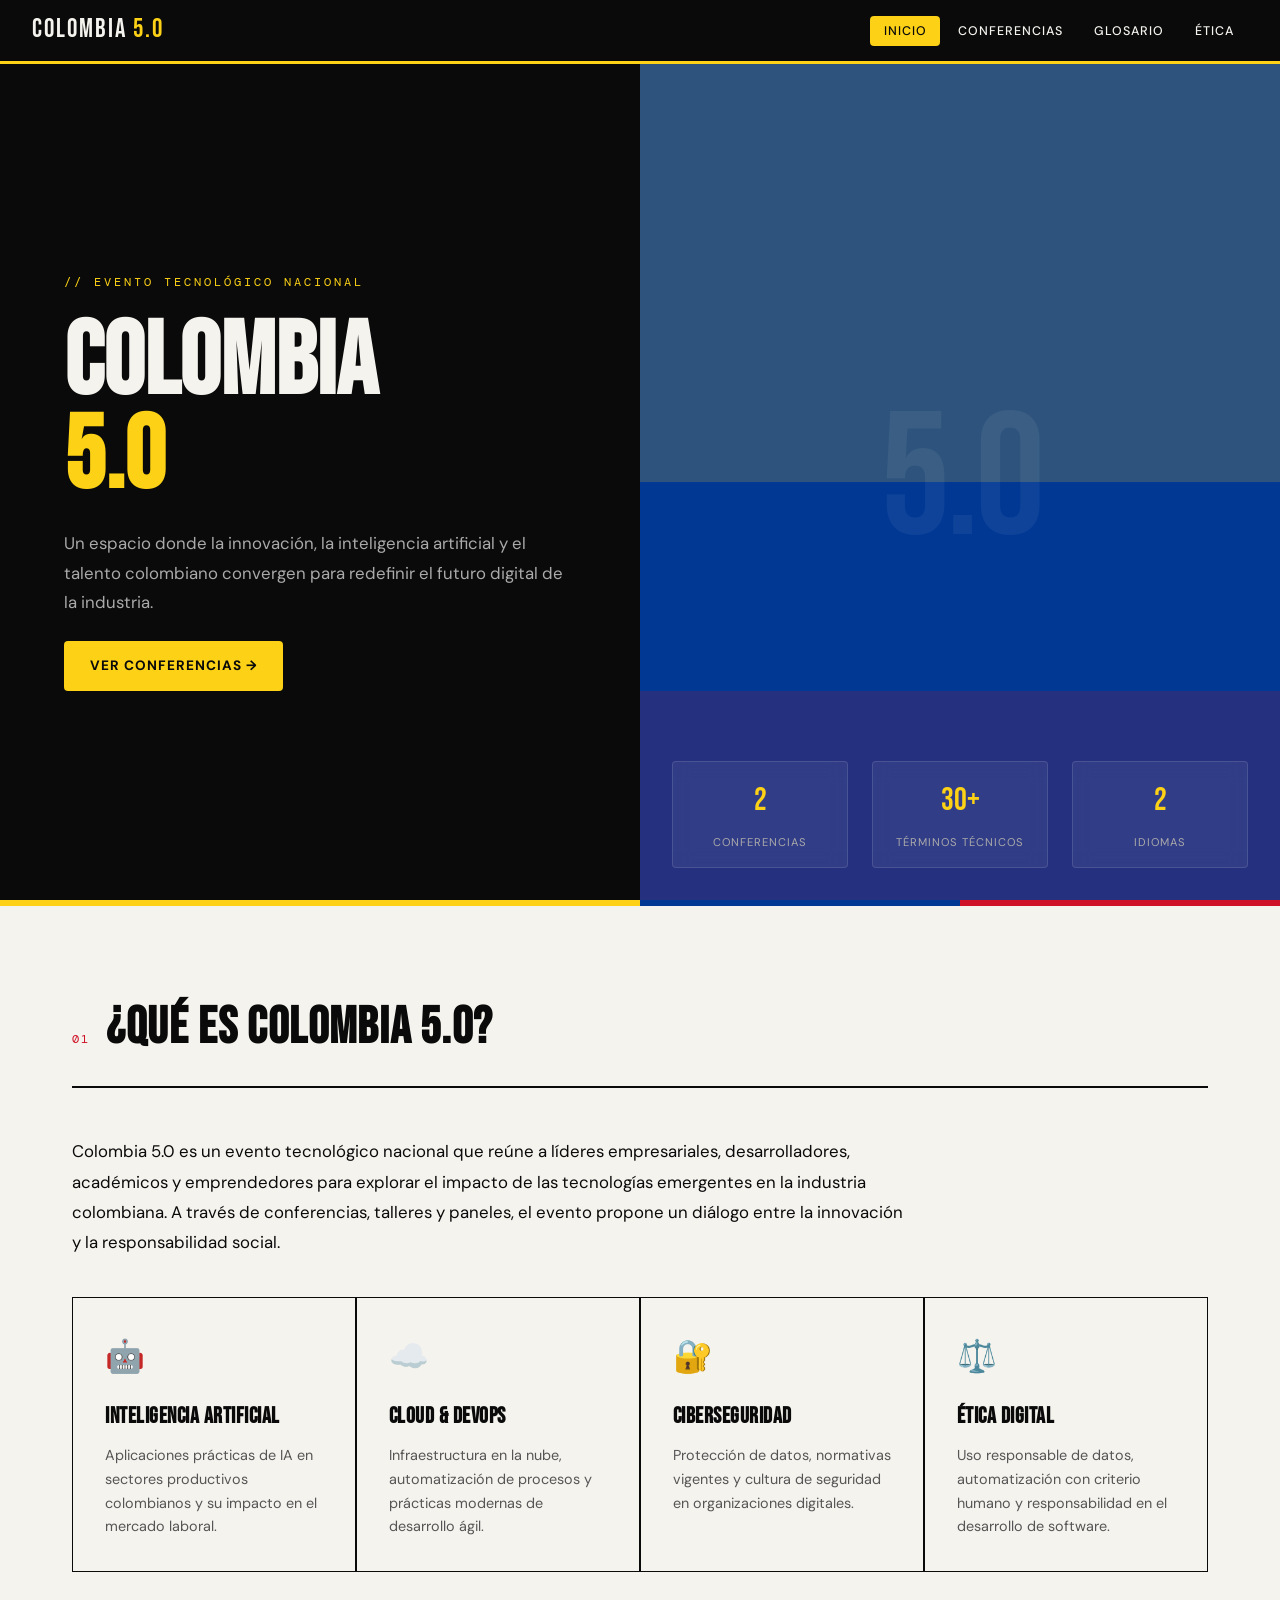
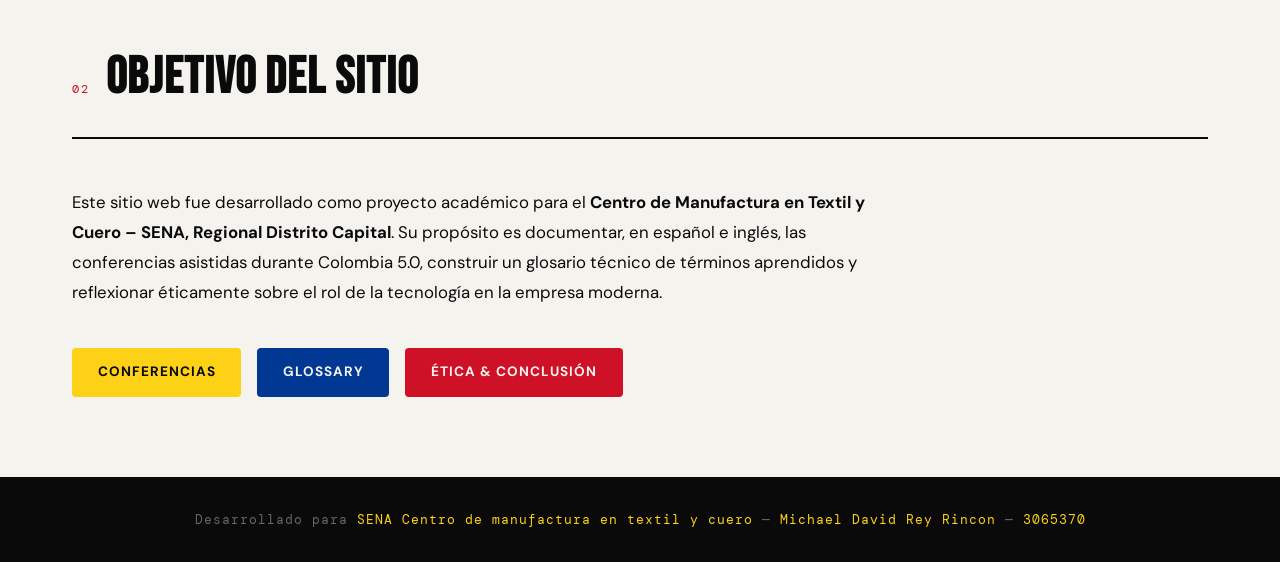
<file: index.html>
<!DOCTYPE html>
<html lang="es">
<head>
  <meta charset="UTF-8" />
  <meta name="viewport" content="width=device-width, initial-scale=1.0" />
  <title>Colombia 5.0 – Sitio Web Informativo</title>
  <meta name="description" content="Sitio web informativo bilingüe sobre el evento tecnológico Colombia 5.0." />
  <link rel="stylesheet" href="css/styles.css" />
</head>
<body>

<!-- Navegacion -->
<nav>
  <a class="nav-logo" href="index.html">COLOMBIA <span>5.0</span></a>
  <button class="hamburger" aria-label="Menu">
    <span></span><span></span><span></span>
  </button>
  <ul class="nav-links">
    <li><a href="index.html">Inicio</a></li>
    <li><a href="pages/conferencias.html">Conferencias</a></li>
    <li><a href="pages/glosario.html">Glosario</a></li>
    <li><a href="pages/etica.html">Ética</a></li>
  </ul>
</nav>

<!-- Banner -->
<section class="hero">
  <div class="hero-text">
    <p class="hero-eyebrow">// Evento Tecnológico Nacional</p>
    <h1 class="hero-title">
      COLOMBIA<br><em>5.0</em>
    </h1>
    <p class="hero-desc">
      Un espacio donde la innovación, la inteligencia artificial y el talento
      colombiano convergen para redefinir el futuro digital de la industria.
    </p>
    <a class="hero-cta" href="pages/conferencias.html">
      Ver conferencias &rarr;
    </a>
  </div>
  <div class="hero-visual">
    <div class="hero-flag-stripes">
      <div></div><div></div><div></div>
    </div>
    <div class="hero-badge">5.0</div>
    <div class="hero-stats">
      <div class="stat">
        <span class="stat-num">2</span>
        <span class="stat-label">Conferencias</span>
      </div>
      <div class="stat">
        <span class="stat-num">30+</span>
        <span class="stat-label">Términos técnicos</span>
      </div>
      <div class="stat">
        <span class="stat-num">2</span>
        <span class="stat-label">Idiomas</span>
      </div>
    </div>
  </div>
</section>

<div class="flag-band"><div></div><div></div><div></div></div>

<!-- Acerca de -->
<main class="section">
  <div class="section-header">
    <span class="section-num">01</span>
    <h2 class="section-title">¿Qué es Colombia 5.0?</h2>
  </div>

  <p style="max-width:70ch; margin-bottom:2.5rem; font-size:1.05rem; line-height:1.8;">
    Colombia 5.0 es un evento tecnológico nacional que reúne a líderes empresariales,
    desarrolladores, académicos y emprendedores para explorar el impacto de las tecnologías
    emergentes en la industria colombiana. A través de conferencias, talleres y paneles,
    el evento propone un diálogo entre la innovación y la responsabilidad social.
  </p>

  <div class="about-grid">
    <div class="about-card">
      <div class="about-card-icon">🤖</div>
      <h3>Inteligencia Artificial</h3>
      <p>Aplicaciones prácticas de IA en sectores productivos colombianos y su impacto en el mercado laboral.</p>
    </div>
    <div class="about-card">
      <div class="about-card-icon">☁️</div>
      <h3>Cloud & DevOps</h3>
      <p>Infraestructura en la nube, automatización de procesos y prácticas modernas de desarrollo ágil.</p>
    </div>
    <div class="about-card">
      <div class="about-card-icon">🔐</div>
      <h3>Ciberseguridad</h3>
      <p>Protección de datos, normativas vigentes y cultura de seguridad en organizaciones digitales.</p>
    </div>
    <div class="about-card">
      <div class="about-card-icon">⚖️</div>
      <h3>Ética Digital</h3>
      <p>Uso responsable de datos, automatización con criterio humano y responsabilidad en el desarrollo de software.</p>
    </div>
  </div>

  <!-- Objetivo -->
  <div class="section-header" style="margin-top:4rem;">
    <span class="section-num">02</span>
    <h2 class="section-title">Objetivo del Sitio</h2>
  </div>
  <p style="max-width:70ch; font-size:1.05rem; line-height:1.8;">
    Este sitio web fue desarrollado como proyecto académico para el
    <strong>Centro de Manufactura en Textil y Cuero – SENA, Regional Distrito Capital</strong>.
    Su propósito es documentar, en español e inglés, las conferencias asistidas durante
    Colombia 5.0, construir un glosario técnico de términos aprendidos y reflexionar
    éticamente sobre el rol de la tecnología en la empresa moderna.
  </p>

  <div style="margin-top:2.5rem; display:flex; gap:1rem; flex-wrap:wrap;">
    <a href="pages/conferencias.html" class="hero-cta">Conferencias</a>
    <a href="pages/glosario.html" class="hero-cta" style="background:var(--azul);color:var(--blanco);">Glossary</a>
    <a href="pages/etica.html" class="hero-cta" style="background:var(--rojo);color:var(--blanco);">Ética &amp; Conclusión</a>
  </div>
</main>

<footer>
  Desarrollado para <span>SENA Centro de manufactura en textil y cuero</span> &mdash; <span>Michael David Rey Rincon</span> &mdash; <span>3065370</span>
</footer>

<script src="js/main.js"></script>
</body>
</html>
</file>
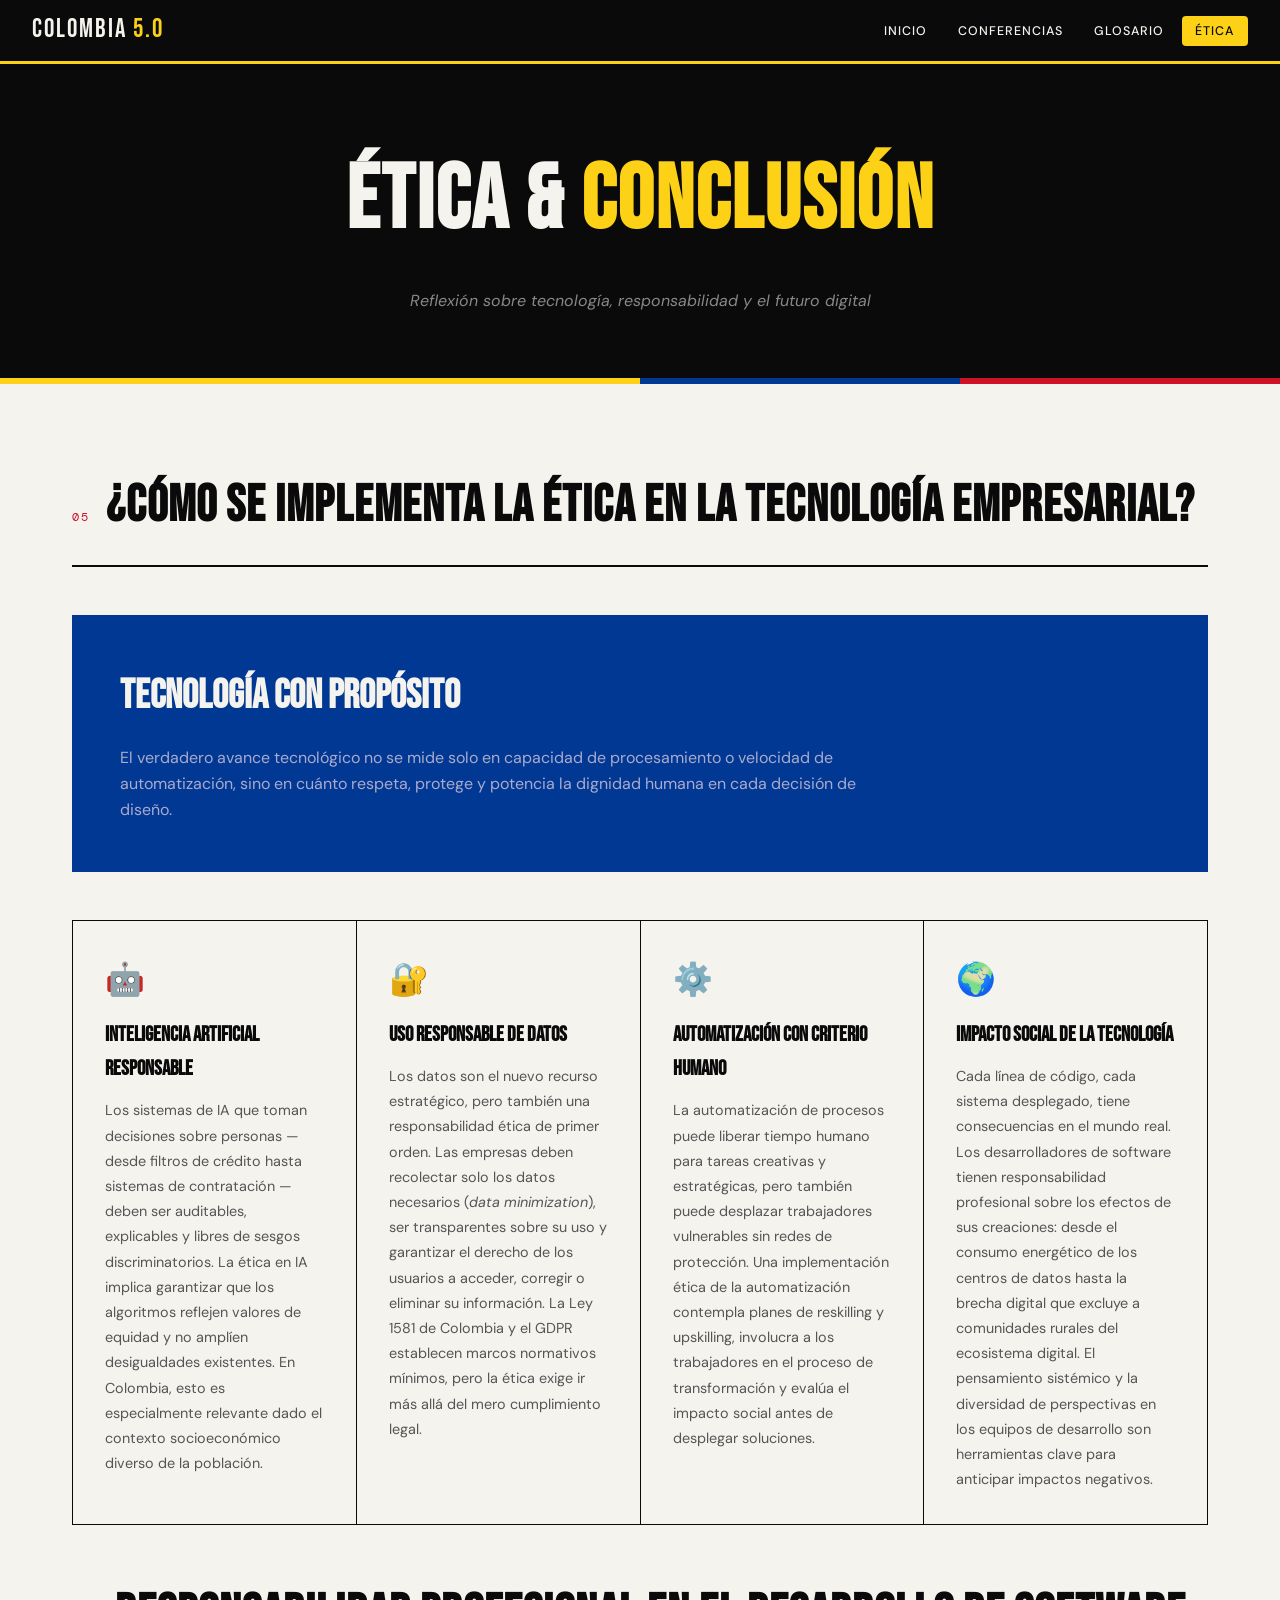
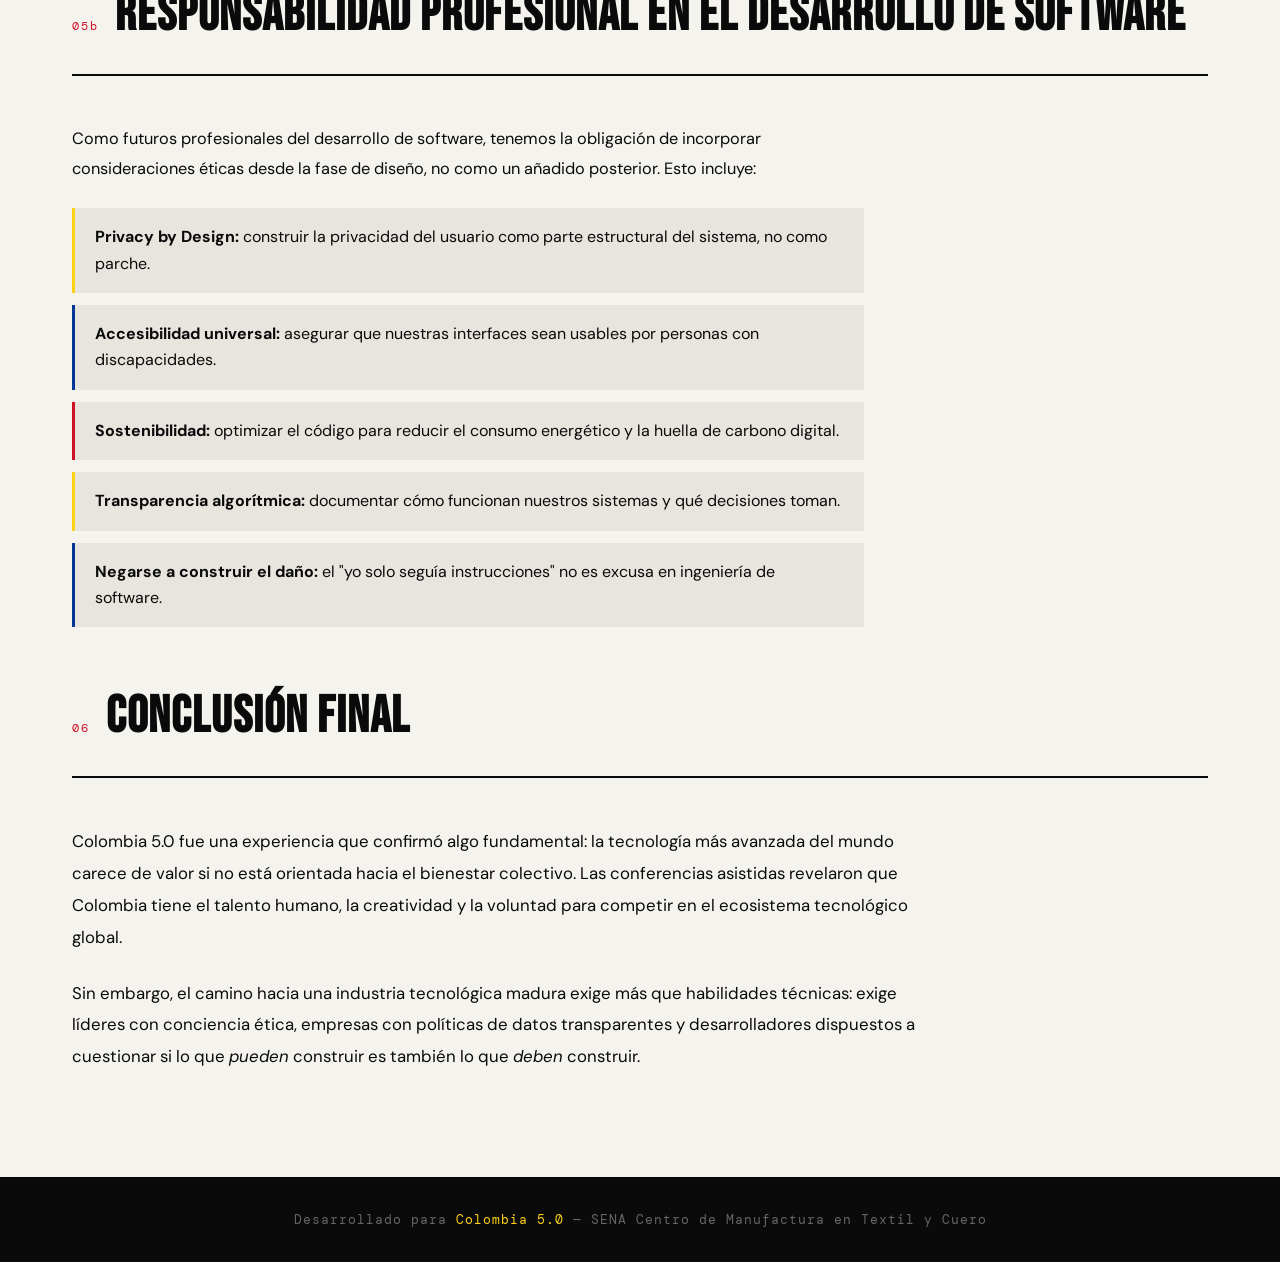
<file: pages/etica.html>
<!DOCTYPE html>
<html lang="es">
<head>
  <meta charset="UTF-8" />
  <meta name="viewport" content="width=device-width, initial-scale=1.0" />
  <title>Ética y Conclusión – Colombia 5.0</title>
  <link rel="stylesheet" href="../css/styles.css" />
</head>
<body>

<nav>
  <a class="nav-logo" href="../index.html">COLOMBIA <span>5.0</span></a>
  <button class="hamburger" aria-label="Menu">
    <span></span><span></span><span></span>
  </button>
  <ul class="nav-links">
    <li><a href="../index.html">Inicio</a></li>
    <li><a href="conferencias.html">Conferencias</a></li>
    <li><a href="glosario.html">Glosario</a></li>
    <li><a href="etica.html">Ética</a></li>
  </ul>
</nav>

<div class="page-hero">
  <h1>ÉTICA &amp; <span>CONCLUSIÓN</span></h1>
  <p>Reflexión sobre tecnología, responsabilidad y el futuro digital</p>
</div>
<div class="flag-band"><div></div><div></div><div></div></div>

<main class="section">

  <div class="section-header">
    <span class="section-num">05</span>
    <h2 class="section-title">¿Cómo se implementa la ética en la tecnología empresarial?</h2>
  </div>

  <!-- Intro -->
  <div class="ethics-hero">
    <h2>Tecnología con Propósito</h2>
    <p>
      El verdadero avance tecnológico no se mide solo en capacidad de procesamiento
      o velocidad de automatización, sino en cuánto respeta, protege y potencia
      la dignidad humana en cada decisión de diseño.
    </p>
  </div>

  <!-- 4 secciones -->
  <div class="ethics-grid">

    <div class="ethics-card">
      <div class="ethics-icon">🤖</div>
      <h3>Inteligencia Artificial Responsable</h3>
      <p>
        Los sistemas de IA que toman decisiones sobre personas — desde filtros de crédito
        hasta sistemas de contratación — deben ser auditables, explicables y libres de
        sesgos discriminatorios. La ética en IA implica garantizar que los algoritmos
        reflejen valores de equidad y no amplíen desigualdades existentes. En Colombia,
        esto es especialmente relevante dado el contexto socioeconómico diverso de la población.
      </p>
    </div>

    <div class="ethics-card">
      <div class="ethics-icon">🔐</div>
      <h3>Uso Responsable de Datos</h3>
      <p>
        Los datos son el nuevo recurso estratégico, pero también una responsabilidad
        ética de primer orden. Las empresas deben recolectar solo los datos necesarios
        (<em>data minimization</em>), ser transparentes sobre su uso y garantizar el
        derecho de los usuarios a acceder, corregir o eliminar su información. La Ley
        1581 de Colombia y el GDPR establecen marcos normativos mínimos, pero la ética
        exige ir más allá del mero cumplimiento legal.
      </p>
    </div>

    <div class="ethics-card">
      <div class="ethics-icon">⚙️</div>
      <h3>Automatización con Criterio Humano</h3>
      <p>
        La automatización de procesos puede liberar tiempo humano para tareas creativas
        y estratégicas, pero también puede desplazar trabajadores vulnerables sin redes
        de protección. Una implementación ética de la automatización contempla planes
        de reskilling y upskilling, involucra a los trabajadores en el proceso de
        transformación y evalúa el impacto social antes de desplegar soluciones.
      </p>
    </div>

    <div class="ethics-card">
      <div class="ethics-icon">🌍</div>
      <h3>Impacto Social de la Tecnología</h3>
      <p>
        Cada línea de código, cada sistema desplegado, tiene consecuencias en el mundo
        real. Los desarrolladores de software tienen responsabilidad profesional sobre
        los efectos de sus creaciones: desde el consumo energético de los centros de
        datos hasta la brecha digital que excluye a comunidades rurales del ecosistema
        digital. El pensamiento sistémico y la diversidad de perspectivas en los equipos
        de desarrollo son herramientas clave para anticipar impactos negativos.
      </p>
    </div>

  </div>

  <!-- Sección de Responsabilidad Profesional -->
  <div class="section-header" style="margin-top:3rem;">
    <span class="section-num">05b</span>
    <h2 class="section-title">Responsabilidad Profesional en el Desarrollo de Software</h2>
  </div>

  <p style="max-width:72ch; font-size:1.02rem; line-height:1.85; margin-bottom:1.5rem;">
    Como futuros profesionales del desarrollo de software, tenemos la obligación de
    incorporar consideraciones éticas desde la fase de diseño, no como un añadido
    posterior. Esto incluye:
  </p>

  <ul style="list-style:none;padding:0;display:grid;gap:0.75rem;max-width:72ch;margin-bottom:2rem;">
    <li style="padding:1rem 1.25rem;background:var(--gris);border-left:3px solid var(--amarillo);">
      <strong>Privacy by Design:</strong> construir la privacidad del usuario como parte estructural del sistema, no como parche.
    </li>
    <li style="padding:1rem 1.25rem;background:var(--gris);border-left:3px solid var(--azul);">
      <strong>Accesibilidad universal:</strong> asegurar que nuestras interfaces sean usables por personas con discapacidades.
    </li>
    <li style="padding:1rem 1.25rem;background:var(--gris);border-left:3px solid var(--rojo);">
      <strong>Sostenibilidad:</strong> optimizar el código para reducir el consumo energético y la huella de carbono digital.
    </li>
    <li style="padding:1rem 1.25rem;background:var(--gris);border-left:3px solid var(--amarillo);">
      <strong>Transparencia algorítmica:</strong> documentar cómo funcionan nuestros sistemas y qué decisiones toman.
    </li>
    <li style="padding:1rem 1.25rem;background:var(--gris);border-left:3px solid var(--azul);">
      <strong>Negarse a construir el daño:</strong> el "yo solo seguía instrucciones" no es excusa en ingeniería de software.
    </li>
  </ul>

  <!-- Conclusion -->
  <div class="section-header" style="margin-top:3rem;">
    <span class="section-num">06</span>
    <h2 class="section-title">Conclusión Final</h2>
  </div>

  <p style="max-width:72ch; font-size:1.05rem; line-height:1.9; margin-bottom:1.5rem;">
    Colombia 5.0 fue una experiencia que confirmó algo fundamental: la tecnología más
    avanzada del mundo carece de valor si no está orientada hacia el bienestar colectivo.
    Las conferencias asistidas revelaron que Colombia tiene el talento humano, la creatividad
    y la voluntad para competir en el ecosistema tecnológico global.
  </p>
  <p style="max-width:72ch; font-size:1.05rem; line-height:1.9; margin-bottom:1.5rem;">
    Sin embargo, el camino hacia una industria tecnológica madura exige más que
    habilidades técnicas: exige líderes con conciencia ética, empresas con políticas
    de datos transparentes y desarrolladores dispuestos a cuestionar si lo que
    <em>pueden</em> construir es también lo que <em>deben</em> construir.
  </p>

</main>

<footer>
  Desarrollado para <span>Colombia 5.0</span> &mdash; SENA Centro de Manufactura en Textil y Cuero
</footer>

<script src="../js/main.js"></script>
</body>
</html>
</file>
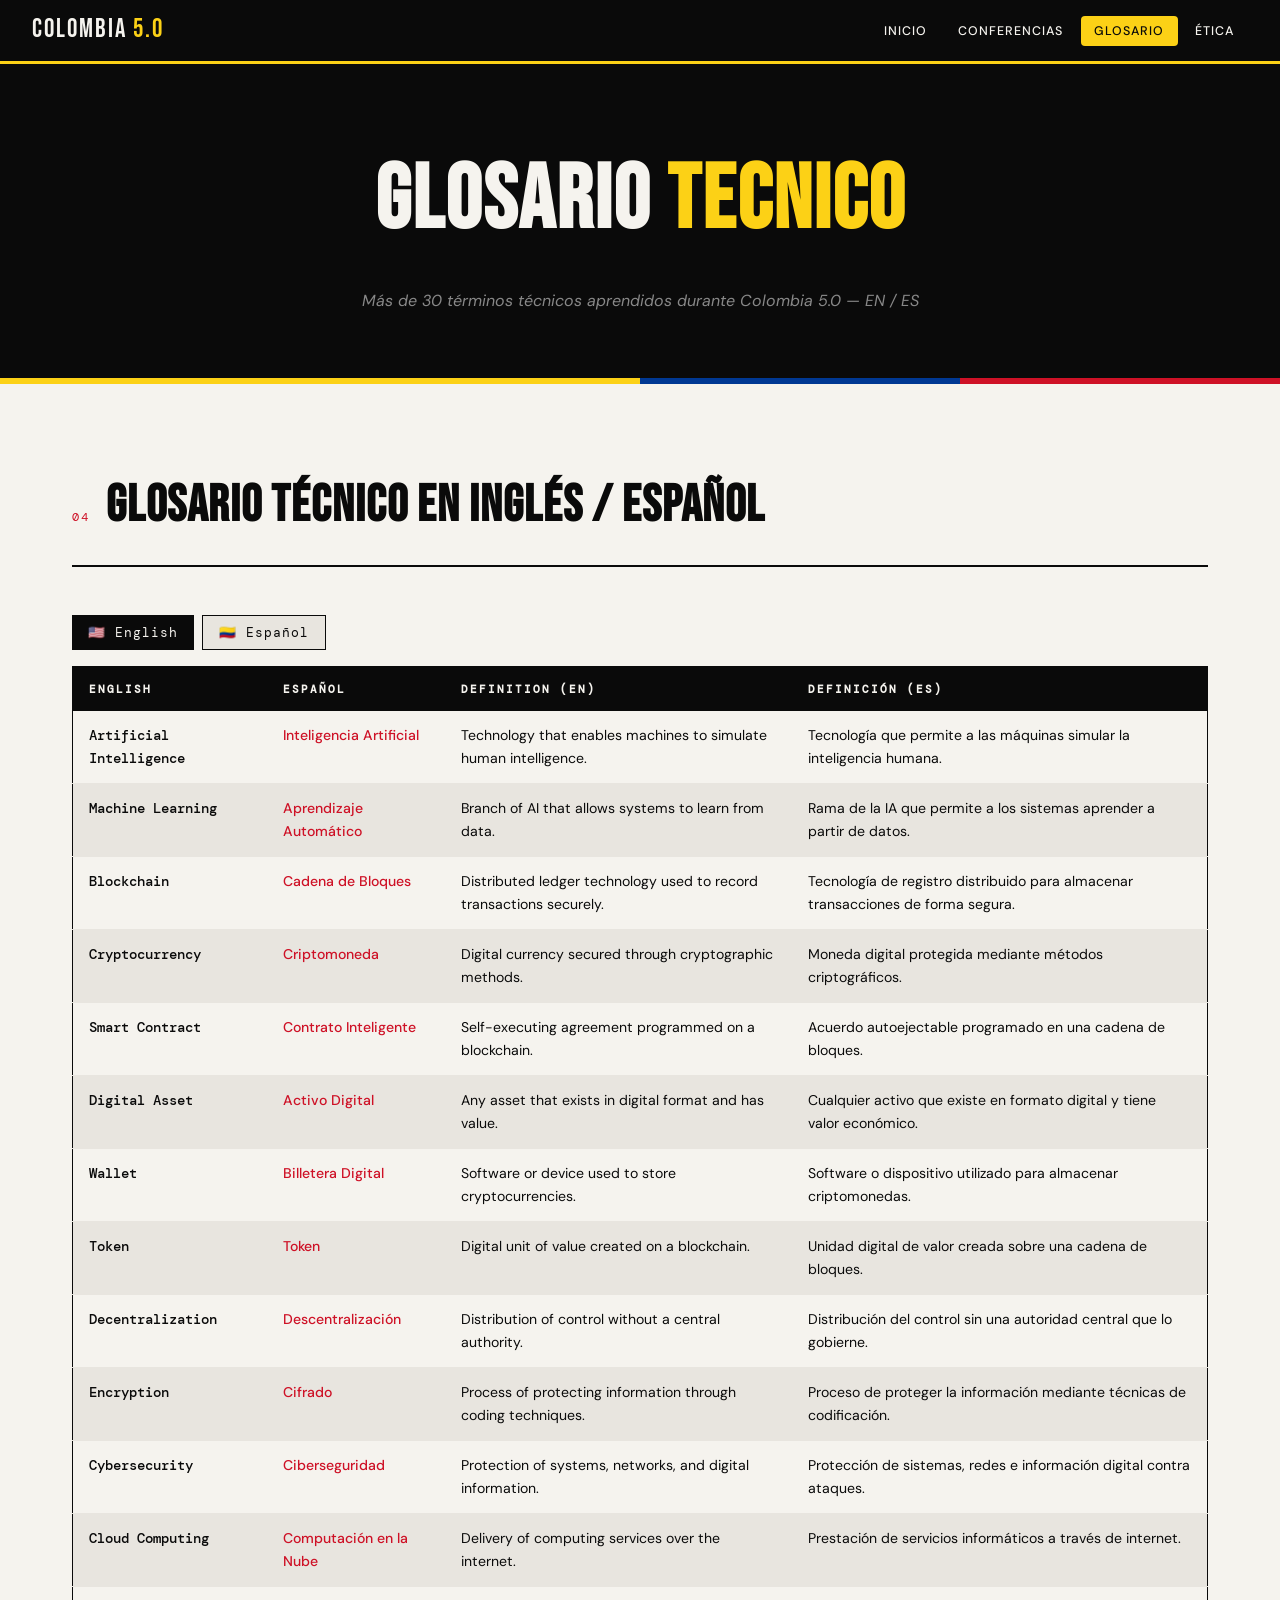
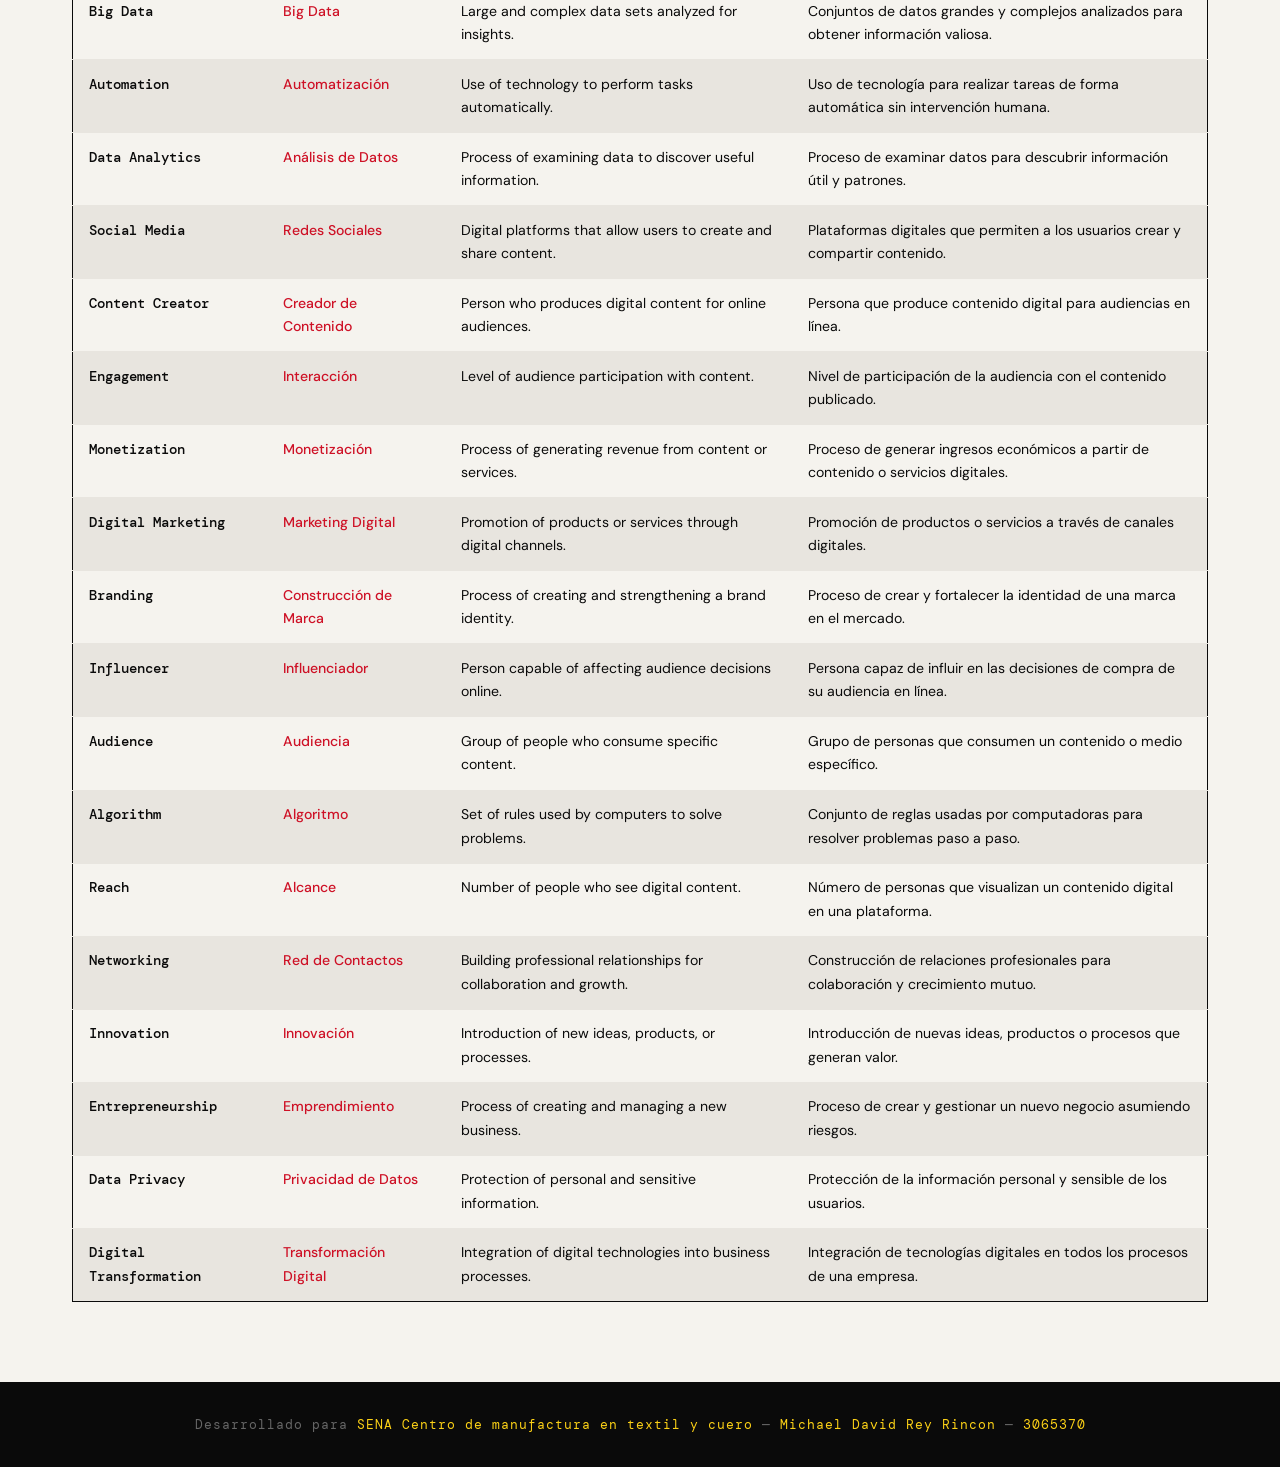
<file: pages/glosario.html>
<!DOCTYPE html>
<html lang="en">
<head>
  <meta charset="UTF-8" />
  <meta name="viewport" content="width=device-width, initial-scale=1.0" />
  <title>Glossary – Colombia 5.0</title>
  <link rel="stylesheet" href="../css/styles.css" />
</head>
<body>

<nav>
  <a class="nav-logo" href="../index.html">COLOMBIA <span>5.0</span></a>
  <button class="hamburger" aria-label="Menu">
    <span></span><span></span><span></span>
  </button>
  <ul class="nav-links">
    <li><a href="../index.html">Inicio</a></li>
    <li><a href="conferencias.html">Conferencias</a></li>
    <li><a href="glosario.html">Glosario</a></li>
    <li><a href="etica.html">Ética</a></li>
  </ul>
</nav>

<div class="page-hero">
  <h1>GLOSARIO <span>TECNICO</span></h1>
  <p>Más de 30 términos técnicos aprendidos durante Colombia 5.0 — EN / ES</p>
</div>
<div class="flag-band"><div></div><div></div><div></div></div>

<main class="section">

  <div class="section-header">
    <span class="section-num">04</span>
    <h2 class="section-title">Glosario Técnico en Inglés / Español</h2>
  </div>

<!-- Botón global -->
<div style="display:flex; gap:0.5rem; margin-bottom:1rem;">
  <button onclick="setLang('en')" id="btn-en"
    style="font-family:var(--ff-mono); padding:0.5rem 1rem;
      background:var(--negro); color:var(--blanco);
      border:none; cursor:pointer; letter-spacing:1px;">
    🇺🇸 English
  </button>
  <button onclick="setLang('es')" id="btn-es"
    style="font-family:var(--ff-mono); padding:0.5rem 1rem;
      background:var(--gris); color:var(--negro);
      border:1.5px solid var(--negro); cursor:pointer; letter-spacing:1px;">
    🇨🇴 Español
  </button>
</div>

<!-- Glosario -->
  <table class="glossary-table">
    <thead>
      <tr>
        <th>English</th>
        <th>Español</th>
        <th class="def-en">Definition (EN)</th>
        <th class="def-es">Definición (ES)</th>
      </tr>
    </thead>
    <tbody>
      <tr>
        <td>Artificial Intelligence</td>
        <td>Inteligencia Artificial</td>
        <td class="def-en">Technology that enables machines to simulate human intelligence.</td>
        <td class="def-es">Tecnología que permite a las máquinas simular la inteligencia humana.</td>
      </tr>
      <tr>
        <td>Machine Learning</td>
        <td>Aprendizaje Automático</td>
        <td class="def-en">Branch of AI that allows systems to learn from data.</td>
        <td class="def-es">Rama de la IA que permite a los sistemas aprender a partir de datos.</td>
      </tr>
      <tr>
        <td>Blockchain</td>
        <td>Cadena de Bloques</td>
        <td class="def-en">Distributed ledger technology used to record transactions securely.</td>
        <td class="def-es">Tecnología de registro distribuido para almacenar transacciones de forma segura.</td>
      </tr>
      <tr>
        <td>Cryptocurrency</td>
        <td>Criptomoneda</td>
        <td class="def-en">Digital currency secured through cryptographic methods.</td>
        <td class="def-es">Moneda digital protegida mediante métodos criptográficos.</td>
      </tr>
      <tr>
        <td>Smart Contract</td>
        <td>Contrato Inteligente</td>
        <td class="def-en">Self-executing agreement programmed on a blockchain.</td>
        <td class="def-es">Acuerdo autoejectable programado en una cadena de bloques.</td>
      </tr>
      <tr>
        <td>Digital Asset</td>
        <td>Activo Digital</td>
        <td class="def-en">Any asset that exists in digital format and has value.</td>
        <td class="def-es">Cualquier activo que existe en formato digital y tiene valor económico.</td>
      </tr>
      <tr>
        <td>Wallet</td>
        <td>Billetera Digital</td>
        <td class="def-en">Software or device used to store cryptocurrencies.</td>
        <td class="def-es">Software o dispositivo utilizado para almacenar criptomonedas.</td>
      </tr>
      <tr>
        <td>Token</td>
        <td>Token</td>
        <td class="def-en">Digital unit of value created on a blockchain.</td>
        <td class="def-es">Unidad digital de valor creada sobre una cadena de bloques.</td>
      </tr>
      <tr>
        <td>Decentralization</td>
        <td>Descentralización</td>
        <td class="def-en">Distribution of control without a central authority.</td>
        <td class="def-es">Distribución del control sin una autoridad central que lo gobierne.</td>
      </tr>
      <tr>
        <td>Encryption</td>
        <td>Cifrado</td>
        <td class="def-en">Process of protecting information through coding techniques.</td>
        <td class="def-es">Proceso de proteger la información mediante técnicas de codificación.</td>
      </tr>
      <tr>
        <td>Cybersecurity</td>
        <td>Ciberseguridad</td>
        <td class="def-en">Protection of systems, networks, and digital information.</td>
        <td class="def-es">Protección de sistemas, redes e información digital contra ataques.</td>
      </tr>
      <tr>
        <td>Cloud Computing</td>
        <td>Computación en la Nube</td>
        <td class="def-en">Delivery of computing services over the internet.</td>
        <td class="def-es">Prestación de servicios informáticos a través de internet.</td>
      </tr>
      <tr>
        <td>Big Data</td>
        <td>Big Data</td>
        <td class="def-en">Large and complex data sets analyzed for insights.</td>
        <td class="def-es">Conjuntos de datos grandes y complejos analizados para obtener información valiosa.</td>
      </tr>
      <tr>
        <td>Automation</td>
        <td>Automatización</td>
        <td class="def-en">Use of technology to perform tasks automatically.</td>
        <td class="def-es">Uso de tecnología para realizar tareas de forma automática sin intervención humana.</td>
      </tr>
      <tr>
        <td>Data Analytics</td>
        <td>Análisis de Datos</td>
        <td class="def-en">Process of examining data to discover useful information.</td>
        <td class="def-es">Proceso de examinar datos para descubrir información útil y patrones.</td>
      </tr>
      <tr>
        <td>Social Media</td>
        <td>Redes Sociales</td>
        <td class="def-en">Digital platforms that allow users to create and share content.</td>
        <td class="def-es">Plataformas digitales que permiten a los usuarios crear y compartir contenido.</td>
      </tr>
      <tr>
        <td>Content Creator</td>
        <td>Creador de Contenido</td>
        <td class="def-en">Person who produces digital content for online audiences.</td>
        <td class="def-es">Persona que produce contenido digital para audiencias en línea.</td>
      </tr>
      <tr>
        <td>Engagement</td>
        <td>Interacción</td>
        <td class="def-en">Level of audience participation with content.</td>
        <td class="def-es">Nivel de participación de la audiencia con el contenido publicado.</td>
      </tr>
      <tr>
        <td>Monetization</td>
        <td>Monetización</td>
        <td class="def-en">Process of generating revenue from content or services.</td>
        <td class="def-es">Proceso de generar ingresos económicos a partir de contenido o servicios digitales.</td>
      </tr>
      <tr>
        <td>Digital Marketing</td>
        <td>Marketing Digital</td>
        <td class="def-en">Promotion of products or services through digital channels.</td>
        <td class="def-es">Promoción de productos o servicios a través de canales digitales.</td>
      </tr>
      <tr>
        <td>Branding</td>
        <td>Construcción de Marca</td>
        <td class="def-en">Process of creating and strengthening a brand identity.</td>
        <td class="def-es">Proceso de crear y fortalecer la identidad de una marca en el mercado.</td>
      </tr>
      <tr>
        <td>Influencer</td>
        <td>Influenciador</td>
        <td class="def-en">Person capable of affecting audience decisions online.</td>
        <td class="def-es">Persona capaz de influir en las decisiones de compra de su audiencia en línea.</td>
      </tr>
      <tr>
        <td>Audience</td>
        <td>Audiencia</td>
        <td class="def-en">Group of people who consume specific content.</td>
        <td class="def-es">Grupo de personas que consumen un contenido o medio específico.</td>
      </tr>
      <tr>
        <td>Algorithm</td>
        <td>Algoritmo</td>
        <td class="def-en">Set of rules used by computers to solve problems.</td>
        <td class="def-es">Conjunto de reglas usadas por computadoras para resolver problemas paso a paso.</td>
      </tr>
      <tr>
        <td>Reach</td>
        <td>Alcance</td>
        <td class="def-en">Number of people who see digital content.</td>
        <td class="def-es">Número de personas que visualizan un contenido digital en una plataforma.</td>
      </tr>
      <tr>
        <td>Networking</td>
        <td>Red de Contactos</td>
        <td class="def-en">Building professional relationships for collaboration and growth.</td>
        <td class="def-es">Construcción de relaciones profesionales para colaboración y crecimiento mutuo.</td>
      </tr>
      <tr>
        <td>Innovation</td>
        <td>Innovación</td>
        <td class="def-en">Introduction of new ideas, products, or processes.</td>
        <td class="def-es">Introducción de nuevas ideas, productos o procesos que generan valor.</td>
      </tr>
      <tr>
        <td>Entrepreneurship</td>
        <td>Emprendimiento</td>
        <td class="def-en">Process of creating and managing a new business.</td>
        <td class="def-es">Proceso de crear y gestionar un nuevo negocio asumiendo riesgos.</td>
      </tr>
      <tr>
        <td>Data Privacy</td>
        <td>Privacidad de Datos</td>
        <td class="def-en">Protection of personal and sensitive information.</td>
        <td class="def-es">Protección de la información personal y sensible de los usuarios.</td>
      </tr>
      <tr>
        <td>Digital Transformation</td>
        <td>Transformación Digital</td>
        <td class="def-en">Integration of digital technologies into business processes.</td>
        <td class="def-es">Integración de tecnologías digitales en todos los procesos de una empresa.</td>
      </tr>
    </tbody>
  </table>

</main>

<footer>
  Desarrollado para <span>SENA Centro de manufactura en textil y cuero</span> &mdash; <span>Michael David Rey Rincon</span> &mdash; <span>3065370</span>
</footer>

<script src="../js/main.js"></script>
<script>
  function setLang(lang) {
    document.querySelectorAll('.def-en').forEach(el => {
      el.style.display = lang === 'en' ? '' : 'none';
    });
    document.querySelectorAll('.def-es').forEach(el => {
      el.style.display = lang === 'es' ? '' : 'none';
    });
  }
</script>
</body>
</html>
</file>
<file: css/styles.css>
/* =============================================
   COLOMBIA 5.0 - Sitio Web Informativo
   Diseño: Editorial Moderno / Tricolor
   ============================================= */

@import url('https://fonts.googleapis.com/css2?family=Bebas+Neue&family=DM+Sans:ital,wght@0,300;0,400;0,500;0,700;1,300&family=DM+Mono:wght@400;500&display=swap');

:root {
  --amarillo:  #FCD116;
  --azul:      #003893;
  --rojo:      #CE1126;
  --negro:     #0A0A0A;
  --blanco:    #F5F3EE;
  --gris:      #E8E5DF;
  --gris-dark: #2A2A2A;

  --ff-display: 'Bebas Neue', sans-serif;
  --ff-body:    'DM Sans', sans-serif;
  --ff-mono:    'DM Mono', monospace;

  --nav-h: 64px;
  --radius: 4px;
  --transition: 0.25s cubic-bezier(0.4, 0, 0.2, 1);
}

/* ── Reset ── */
*, *::before, *::after { box-sizing: border-box; margin: 0; padding: 0; }
html { scroll-behavior: smooth; font-size: 16px; }
body {
  font-family: var(--ff-body);
  background: var(--blanco);
  color: var(--negro);
  line-height: 1.65;
  overflow-x: hidden;
}
img { max-width: 100%; display: block; }
a  { color: inherit; text-decoration: none; }
ul { list-style: none; }

/* ── NAV ── */
nav {
  position: sticky;
  top: 0;
  z-index: 100;
  height: var(--nav-h);
  background: var(--negro);
  display: flex;
  align-items: center;
  justify-content: space-between;
  padding: 0 2rem;
  border-bottom: 3px solid var(--amarillo);
}

.nav-logo {
  font-family: var(--ff-display);
  font-size: 1.6rem;
  letter-spacing: 2px;
  color: var(--blanco);
}
.nav-logo span { color: var(--amarillo); }

.nav-links {
  display: flex;
  gap: 0.25rem;
}
.nav-links a {
  font-size: 0.78rem;
  font-weight: 500;
  letter-spacing: 1px;
  text-transform: uppercase;
  color: var(--blanco);
  padding: 0.45rem 0.85rem;
  border-radius: var(--radius);
  transition: background var(--transition), color var(--transition);
}
.nav-links a:hover,
.nav-links a.active {
  background: var(--amarillo);
  color: var(--negro);
}

/* Hamburger */
.hamburger {
  display: none;
  flex-direction: column;
  gap: 5px;
  cursor: pointer;
  background: none;
  border: none;
  padding: 4px;
}
.hamburger span {
  display: block;
  width: 24px;
  height: 2px;
  background: var(--blanco);
  transition: var(--transition);
}
.hamburger.open span:nth-child(1) { transform: translateY(7px) rotate(45deg); }
.hamburger.open span:nth-child(2) { opacity: 0; }
.hamburger.open span:nth-child(3) { transform: translateY(-7px) rotate(-45deg); }

/* Mobile nav */
@media (max-width: 720px) {
  .hamburger { display: flex; }
  .nav-links {
    position: absolute;
    top: var(--nav-h);
    left: 0; right: 0;
    flex-direction: column;
    background: var(--negro);
    border-top: 1px solid #222;
    padding: 1rem;
    gap: 0.2rem;
    display: none;
  }
  .nav-links.open { display: flex; }
  .nav-links a { font-size: 0.9rem; padding: 0.7rem 1rem; }
}

/* ── HERO (index) ── */
.hero {
  min-height: calc(100vh - var(--nav-h));
  background: var(--negro);
  display: grid;
  grid-template-columns: 1fr 1fr;
  overflow: hidden;
}

.hero-text {
  padding: 5rem 3rem 5rem 4rem;
  display: flex;
  flex-direction: column;
  justify-content: center;
  gap: 1.5rem;
}

.hero-eyebrow {
  font-family: var(--ff-mono);
  font-size: 0.75rem;
  letter-spacing: 3px;
  color: var(--amarillo);
  text-transform: uppercase;
}

.hero-title {
  font-family: var(--ff-display);
  font-size: clamp(4rem, 8vw, 7rem);
  line-height: 0.92;
  color: var(--blanco);
}
.hero-title em { color: var(--amarillo); font-style: normal; }

.hero-desc {
  color: #aaa;
  font-size: 1.05rem;
  max-width: 42ch;
  line-height: 1.75;
}

.hero-cta {
  display: inline-flex;
  align-items: center;
  gap: 0.6rem;
  background: var(--amarillo);
  color: var(--negro);
  font-weight: 700;
  font-size: 0.85rem;
  letter-spacing: 1px;
  text-transform: uppercase;
  padding: 0.85rem 1.6rem;
  border-radius: var(--radius);
  width: fit-content;
  transition: transform var(--transition), background var(--transition);
}
.hero-cta:hover { background: #ffe04d; transform: translateY(-2px); }

.hero-visual {
  background: var(--azul);
  position: relative;
  overflow: hidden;
  display: flex;
  align-items: center;
  justify-content: center;
}

.hero-flag-stripes {
  position: absolute;
  inset: 0;
  display: flex;
  flex-direction: column;
}
.hero-flag-stripes div {
  flex: 1;
  opacity: 0.18;
}
.hero-flag-stripes div:nth-child(1) { background: var(--amarillo); flex: 2; }
.hero-flag-stripes div:nth-child(2) { background: var(--azul); }
.hero-flag-stripes div:nth-child(3) { background: var(--rojo); }

.hero-badge {
  position: relative;
  z-index: 2;
  font-family: var(--ff-display);
  font-size: 11rem;
  line-height: 1;
  color: rgba(255,255,255,0.06);
  user-select: none;
  pointer-events: none;
  letter-spacing: -4px;
}

.hero-stats {
  position: absolute;
  bottom: 2rem;
  left: 2rem;
  right: 2rem;
  display: flex;
  gap: 1.5rem;
  z-index: 3;
}
.stat {
  background: rgba(255,255,255,0.06);
  border: 1px solid rgba(255,255,255,0.12);
  padding: 0.8rem 1rem;
  border-radius: var(--radius);
  backdrop-filter: blur(8px);
  flex: 1;
  text-align: center;
}
.stat-num {
  font-family: var(--ff-display);
  font-size: 2rem;
  color: var(--amarillo);
  display: block;
}
.stat-label {
  font-size: 0.7rem;
  color: #aaa;
  letter-spacing: 1px;
  text-transform: uppercase;
}

@media (max-width: 820px) {
  .hero { grid-template-columns: 1fr; }
  .hero-visual { min-height: 220px; }
  .hero-text { padding: 3rem 1.5rem; }
  .hero-stats { display: none; }
}

/* ── STRIPE BAND ── */
.flag-band {
  height: 6px;
  display: flex;
}
.flag-band div { flex: 1; }
.flag-band div:nth-child(1) { background: var(--amarillo); flex: 2; }
.flag-band div:nth-child(2) { background: var(--azul); }
.flag-band div:nth-child(3) { background: var(--rojo); }

/* ── SECTIONS ── */
.section {
  padding: 5rem 2rem;
  max-width: 1200px;
  margin: 0 auto;
}

.section-header {
  display: flex;
  align-items: baseline;
  gap: 1rem;
  margin-bottom: 3rem;
  border-bottom: 2px solid var(--negro);
  padding-bottom: 1rem;
}

.section-num {
  font-family: var(--ff-mono);
  font-size: 0.75rem;
  color: var(--rojo);
  letter-spacing: 2px;
}

.section-title {
  font-family: var(--ff-display);
  font-size: clamp(2rem, 4vw, 3.2rem);
  letter-spacing: 1px;
}

/* ── ABOUT CARDS ── */
.about-grid {
  display: grid;
  grid-template-columns: repeat(auto-fit, minmax(280px, 1fr));
  gap: 1.5px;
  background: var(--negro);
  border: 1.5px solid var(--negro);
}
.about-card {
  background: var(--blanco);
  padding: 2rem;
  transition: background var(--transition);
}
.about-card:hover { background: var(--amarillo); }
.about-card-icon {
  font-size: 2rem;
  margin-bottom: 1rem;
}
.about-card h3 {
  font-family: var(--ff-display);
  font-size: 1.4rem;
  margin-bottom: 0.5rem;
  letter-spacing: 0.5px;
}
.about-card p { font-size: 0.9rem; color: #555; }
.about-card:hover p { color: var(--negro); }

/* ── PAGE HERO (inner pages) ── */
.page-hero {
  background: var(--negro);
  padding: 4rem 2rem;
  text-align: center;
}
.page-hero h1 {
  font-family: var(--ff-display);
  font-size: clamp(3rem, 7vw, 6rem);
  color: var(--blanco);
  letter-spacing: 2px;
}
.page-hero h1 span { color: var(--amarillo); }
.page-hero p {
  color: #888;
  font-size: 1rem;
  margin-top: 0.75rem;
  font-style: italic;
}

/* ── CONFERENCE CARDS ── */
.conf-card {
  border: 1.5px solid var(--negro);
  margin-bottom: 3rem;
  overflow: hidden;
}

.conf-header {
  background: var(--negro);
  color: var(--blanco);
  padding: 1.5rem 2rem;
  display: flex;
  justify-content: space-between;
  align-items: flex-start;
  gap: 1rem;
  flex-wrap: wrap;
}

.conf-title {
  font-family: var(--ff-display);
  font-size: 1.8rem;
  letter-spacing: 0.5px;
}

.conf-badge {
  font-family: var(--ff-mono);
  font-size: 0.7rem;
  letter-spacing: 2px;
  text-transform: uppercase;
  background: var(--amarillo);
  color: var(--negro);
  padding: 0.3rem 0.7rem;
  border-radius: 2px;
  white-space: nowrap;
}

.conf-body {
  padding: 2rem;
}

.conf-meta {
  display: flex;
  gap: 2rem;
  margin-bottom: 1.5rem;
  flex-wrap: wrap;
}
.conf-meta-item {
  font-size: 0.8rem;
}
.conf-meta-item strong {
  display: block;
  font-family: var(--ff-mono);
  font-size: 0.65rem;
  letter-spacing: 2px;
  text-transform: uppercase;
  color: var(--rojo);
  margin-bottom: 0.2rem;
}

.conf-keywords {
  display: flex;
  flex-wrap: wrap;
  gap: 0.4rem;
  margin: 1.5rem 0;
}
.keyword {
  background: var(--gris);
  font-family: var(--ff-mono);
  font-size: 0.72rem;
  padding: 0.25rem 0.6rem;
  border-radius: 2px;
  border: 1px solid #ccc;
}

/* ── BILINGUAL TOGGLE ── */
.bilingual-wrap {
  border: 1.5px solid var(--negro);
  overflow: hidden;
}
.lang-tabs {
  display: flex;
  border-bottom: 1.5px solid var(--negro);
}
.lang-tab {
  flex: 1;
  padding: 0.7rem;
  font-family: var(--ff-mono);
  font-size: 0.75rem;
  letter-spacing: 2px;
  text-transform: uppercase;
  text-align: center;
  cursor: pointer;
  background: var(--gris);
  border: none;
  transition: background var(--transition);
}
.lang-tab.active { background: var(--negro); color: var(--blanco); }
.lang-content { padding: 1.5rem; font-size: 0.95rem; line-height: 1.8; }
.lang-content.hidden { display: none; }

/* ── MEDIA GRID ── */
.media-label {
  font-family: var(--ff-mono);
  font-size: 0.65rem;
  letter-spacing: 2px;
  text-transform: uppercase;
  color: var(--rojo);
  margin-bottom: 0.75rem;
}

.media-grid {
  display: grid;
  grid-template-columns: repeat(auto-fill, minmax(200px, 1fr));
  gap: 0.75rem;
  margin-bottom: 1.5rem;
}

.media-thumb {
  background: var(--gris);
  aspect-ratio: 4/3;
  border: 1.5px solid var(--negro);
  overflow: hidden;
  display: flex;
  align-items: center;
  justify-content: center;
  font-size: 2.5rem;
  color: #bbb;
  position: relative;
  cursor: pointer;
  transition: transform var(--transition);
}
.media-thumb:hover { transform: scale(1.02); }
.media-thumb img { width: 100%; height: 100%; object-fit: cover; position: absolute; }
.media-thumb span { z-index: 1; font-family: var(--ff-mono); font-size: 0.7rem; color: #888; }

.video-embed {
  display: grid;
  grid-template-columns: 1fr 1fr;
  gap: 1rem;
  margin-bottom: 1.5rem;
}
.video-embed iframe {
  width: 100%;
  aspect-ratio: 16/9;
  border: 1.5px solid var(--negro);
}

@media (max-width: 600px) {
  .video-embed { grid-template-columns: 1fr; }
}

/* ── GLOSSARY ── */
.glossary-search {
  width: 100%;
  padding: 0.85rem 1rem;
  font-family: var(--ff-mono);
  font-size: 0.9rem;
  border: 1.5px solid var(--negro);
  border-radius: var(--radius);
  background: var(--blanco);
  margin-bottom: 2rem;
  outline: none;
}
.glossary-search:focus { border-color: var(--azul); }

.glossary-table {
  width: 100%;
  border-collapse: collapse;
  border: 1.5px solid var(--negro);
  font-size: 0.88rem;
}
.glossary-table th {
  background: var(--negro);
  color: var(--blanco);
  font-family: var(--ff-mono);
  font-size: 0.7rem;
  letter-spacing: 2px;
  text-transform: uppercase;
  padding: 0.8rem 1rem;
  text-align: left;
}
.glossary-table td {
  padding: 0.8rem 1rem;
  border-bottom: 1px solid var(--gris);
  vertical-align: top;
}
.glossary-table tr:last-child td { border-bottom: none; }
.glossary-table tr:nth-child(even) td { background: var(--gris); }
.glossary-table tr { transition: background var(--transition); }
.glossary-table tr:hover td { background: #fff8d0; }
.glossary-table td:first-child { font-family: var(--ff-mono); font-weight: 500; }
.glossary-table td:nth-child(2) { color: var(--rojo); font-weight: 500; }
.glossary-count {
  font-family: var(--ff-mono);
  font-size: 0.75rem;
  color: #888;
  margin-bottom: 1rem;
}

/* ── ETHICS / CONCLUSION ── */
.ethics-hero {
  background: var(--azul);
  color: var(--blanco);
  padding: 3rem;
  margin-bottom: 3rem;
}
.ethics-hero h2 {
  font-family: var(--ff-display);
  font-size: 2.5rem;
  margin-bottom: 1rem;
}
.ethics-hero p { color: #aac; font-size: 1rem; max-width: 70ch; }

.ethics-grid {
  display: grid;
  grid-template-columns: repeat(auto-fit, minmax(260px, 1fr));
  gap: 1px;
  background: var(--negro);
  border: 1.5px solid var(--negro);
  margin-bottom: 2rem;
}
.ethics-card {
  background: var(--blanco);
  padding: 2rem;
}
.ethics-card h3 {
  font-family: var(--ff-display);
  font-size: 1.3rem;
  margin-bottom: 0.75rem;
}
.ethics-card p { font-size: 0.9rem; color: #555; line-height: 1.75; }
.ethics-icon { font-size: 2rem; margin-bottom: 0.75rem; }

.quote-block {
  border-left: 4px solid var(--amarillo);
  padding: 1.25rem 1.5rem;
  background: var(--gris);
  margin: 2rem 0;
  font-style: italic;
  font-size: 1.05rem;
}
.quote-block cite {
  display: block;
  font-style: normal;
  font-family: var(--ff-mono);
  font-size: 0.75rem;
  letter-spacing: 1px;
  color: #888;
  margin-top: 0.5rem;
}

/* ── FOOTER ── */
footer {
  background: var(--negro);
  color: #666;
  text-align: center;
  padding: 2rem;
  font-size: 0.8rem;
  font-family: var(--ff-mono);
  letter-spacing: 1px;
}
footer span { color: var(--amarillo); }

/* ── UTILITY ── */
.tag-rojo { color: var(--rojo); font-weight: 700; }
.tag-azul { color: var(--azul); font-weight: 700; }
.divider { border: none; border-top: 1.5px solid var(--gris); margin: 2rem 0; }
</file>
